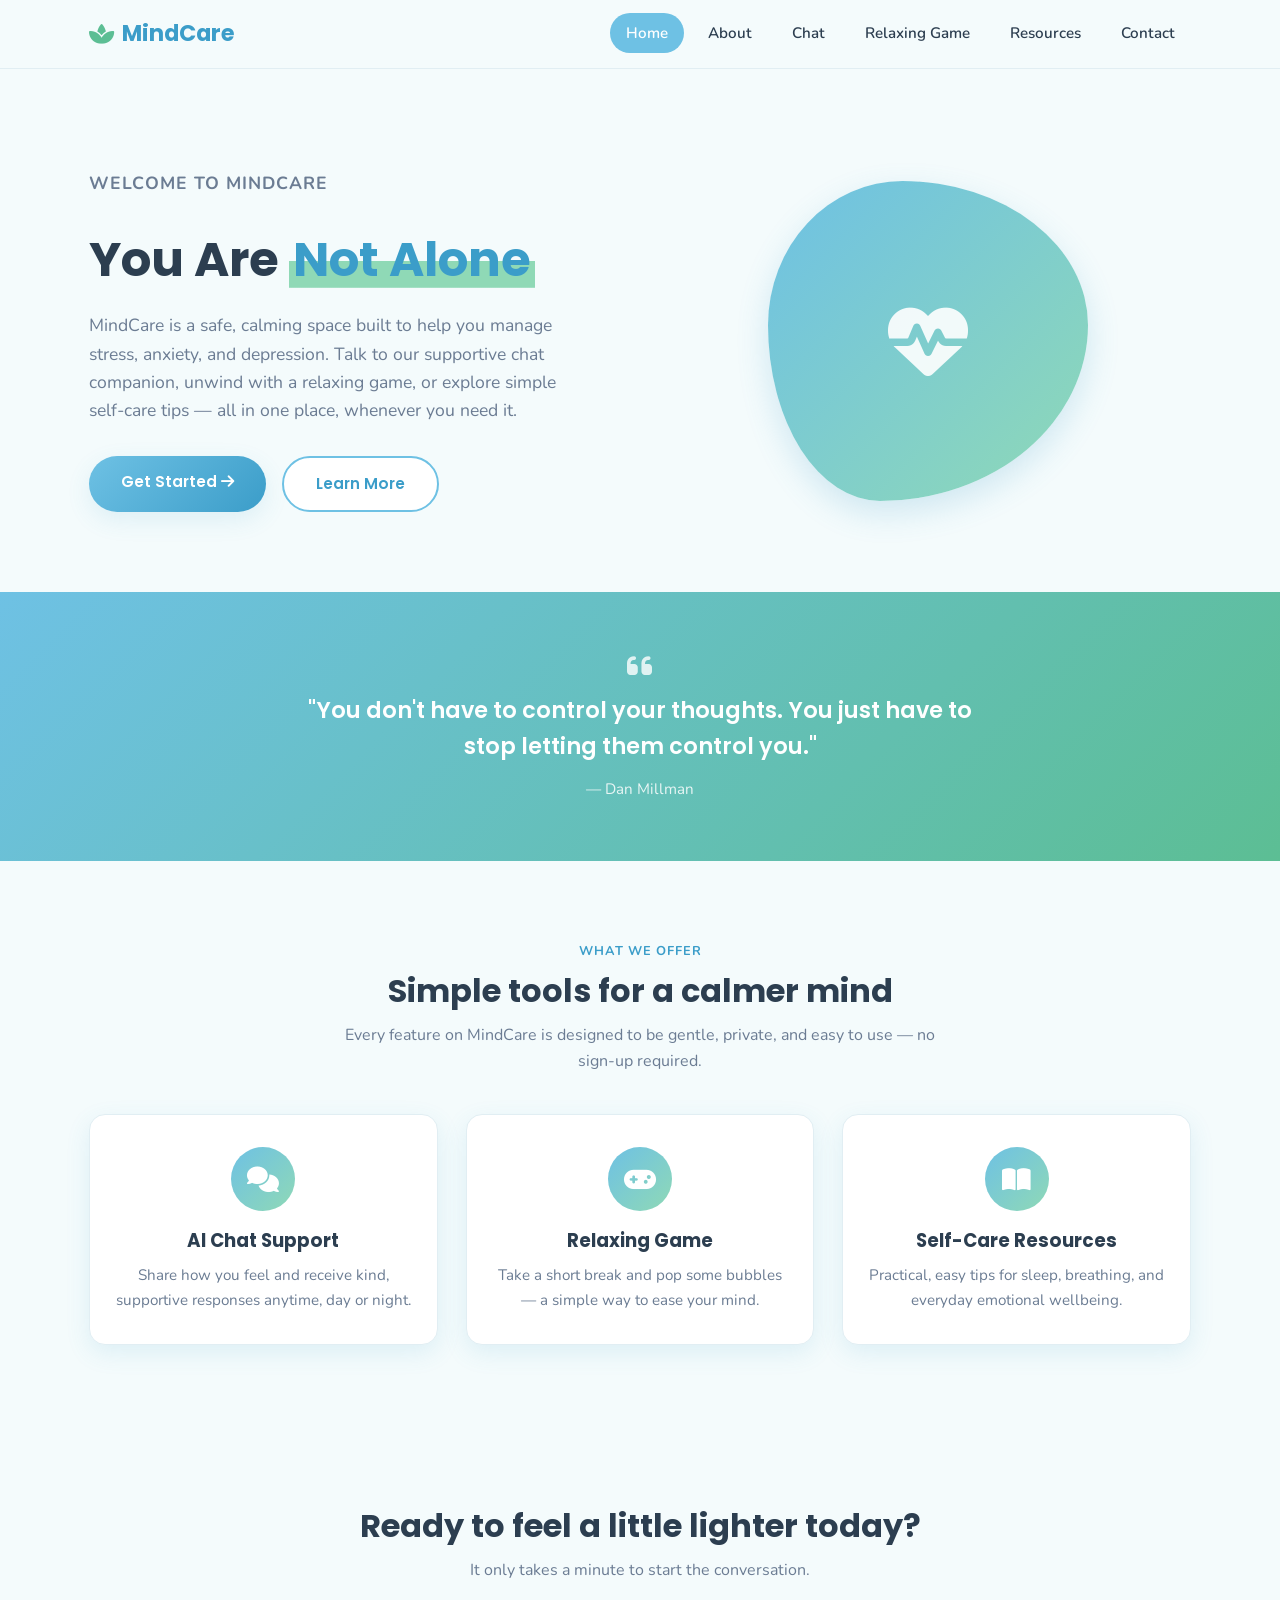
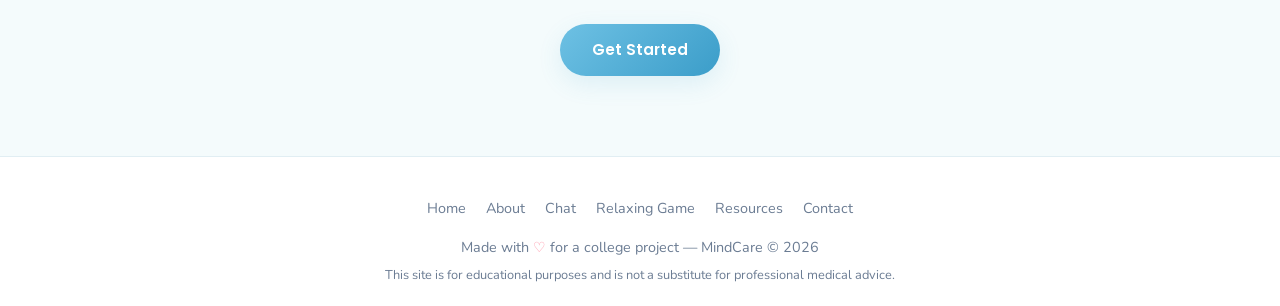
<file: index.html>
<!DOCTYPE html>
<html lang="en">
<head>
  <meta charset="UTF-8" />
  <!-- Makes the site responsive on phones/tablets -->
  <meta name="viewport" content="width=device-width, initial-scale=1.0" />
  <title>MindCare | You Are Not Alone</title>
  <link rel="shortcut icon" href="./logo of website.PNG" type="image/x-icon">
  <!-- Google Fonts (Poppins for headings, Nunito for body text) -->
  <link rel="preconnect" href="https://fonts.googleapis.com">
  <!-- Font Awesome CDN - gives us professional icons without downloading images -->
  <link rel="stylesheet" href="https://cdnjs.cloudflare.com/ajax/libs/font-awesome/6.5.1/css/all.min.css" />
  <!-- Our own stylesheet, shared by every page -->
  <link rel="stylesheet" href="style.css" />
</head>
<body>

  <!-- ============ NAVIGATION BAR ============ -->
  <!-- This exact navbar block is copied on every page.
       The "active" class simply changes which link is highlighted. -->
  <nav class="navbar">
    <div class="nav-container">
      <a href="index.html" class="nav-logo">
        <i class="fa-solid fa-spa"></i> MindCare
      </a>

      <!-- Hamburger button, only visible on mobile (see style.css) -->
      <button class="nav-toggle" id="navToggle" aria-label="Toggle navigation menu">
        <span></span>
        <span></span>
        <span></span>
      </button>

      <ul class="nav-links" id="navLinks">
        <li><a href="index.html" class="active">Home</a></li>
        <li><a href="about.html">About</a></li>
        <li><a href="chat.html">Chat</a></li>
        <li><a href="game.html">Relaxing Game</a></li>
        <li><a href="resources.html">Resources</a></li>
        <li><a href="contact.html">Contact</a></li>
      </ul>
    </div>
  </nav>

  <!-- ============ HERO SECTION ============ -->
  <header class="hero">
    <div class="hero-container">
      <div class="hero-text">
        <p class="section-label">Welcome to MindCare</p>
        <h1>You Are <span>Not Alone</span></h1>
        <p>
          MindCare is a safe, calming space built to help you manage stress,
          anxiety, and depression. Talk to our supportive chat companion,
          unwind with a relaxing game, or explore simple self-care tips —
          all in one place, whenever you need it.
        </p>
        <div class="hero-buttons">
          <a href="chat.html" class="btn btn-primary">Get Started <i class="fa-solid fa-arrow-right"></i></a>
          <a href="about.html" class="btn btn-secondary">Learn More</a>
        </div>
      </div>

      <!-- Purely CSS-drawn illustration, so nothing ever breaks -->
      <div class="hero-visual">
        <div class="blob">
          <i class="fa-solid fa-heart-pulse"></i>
        </div>
      </div>
    </div>
  </header>

  <!-- ============ MOTIVATIONAL QUOTE ============ -->
  <section class="quote-banner">
    <i class="fa-solid fa-quote-left"></i>
    <p>"You don't have to control your thoughts. You just have to stop letting them control you."</p>
    <span>— Dan Millman</span>
  </section>

  <!-- ============ WHAT WE OFFER (feature cards) ============ -->
  <section>
    <div class="container">
      <p class="section-label" style="text-align:center; display:block;">What We Offer</p>
      <h2 class="section-title" style="text-align:center;">Simple tools for a calmer mind</h2>
      <p class="section-subtitle">
        Every feature on MindCare is designed to be gentle, private, and easy
        to use — no sign-up required.
      </p>

      <div class="card-grid">
        <div class="card reveal">
          <div class="card-icon"><i class="fa-solid fa-comments"></i></div>
          <h3>AI Chat Support</h3>
          <p>Share how you feel and receive kind, supportive responses anytime, day or night.</p>
        </div>
        <div class="card reveal">
          <div class="card-icon"><i class="fa-solid fa-gamepad"></i></div>
          <h3>Relaxing Game</h3>
          <p>Take a short break and pop some bubbles — a simple way to ease your mind.</p>
        </div>
        <div class="card reveal">
          <div class="card-icon"><i class="fa-solid fa-book-open"></i></div>
          <h3>Self-Care Resources</h3>
          <p>Practical, easy tips for sleep, breathing, and everyday emotional wellbeing.</p>
        </div>
      </div>
    </div>
  </section>

  <!-- ============ CALL TO ACTION ============ -->
  <section>
    <div class="container" style="text-align:center;">
      <h2 class="section-title">Ready to feel a little lighter today?</h2>
      <p class="section-subtitle">It only takes a minute to start the conversation.</p>
      <a href="chat.html" class="btn btn-primary">Get Started</a>
    </div>
  </section>

  <!-- ============ FOOTER ============ -->
  <footer class="footer">
    <ul class="footer-links">
      <li><a href="index.html">Home</a></li>
      <li><a href="about.html">About</a></li>
      <li><a href="chat.html">Chat</a></li>
      <li><a href="game.html">Relaxing Game</a></li>
      <li><a href="resources.html">Resources</a></li>
      <li><a href="contact.html">Contact</a></li>
    </ul>
    <p>Made with <span class="heart">&#9825;</span> for a college project &mdash; MindCare &copy; 2026</p>
    <p style="margin-top:6px; font-size:0.8rem;">This site is for educational purposes and is not a substitute for professional medical advice.</p>
  </footer>

  <!-- Shared JavaScript file (nav menu, smooth scroll, animations) -->
  <script src="script.js"></script>
</body>
</html>
</file>
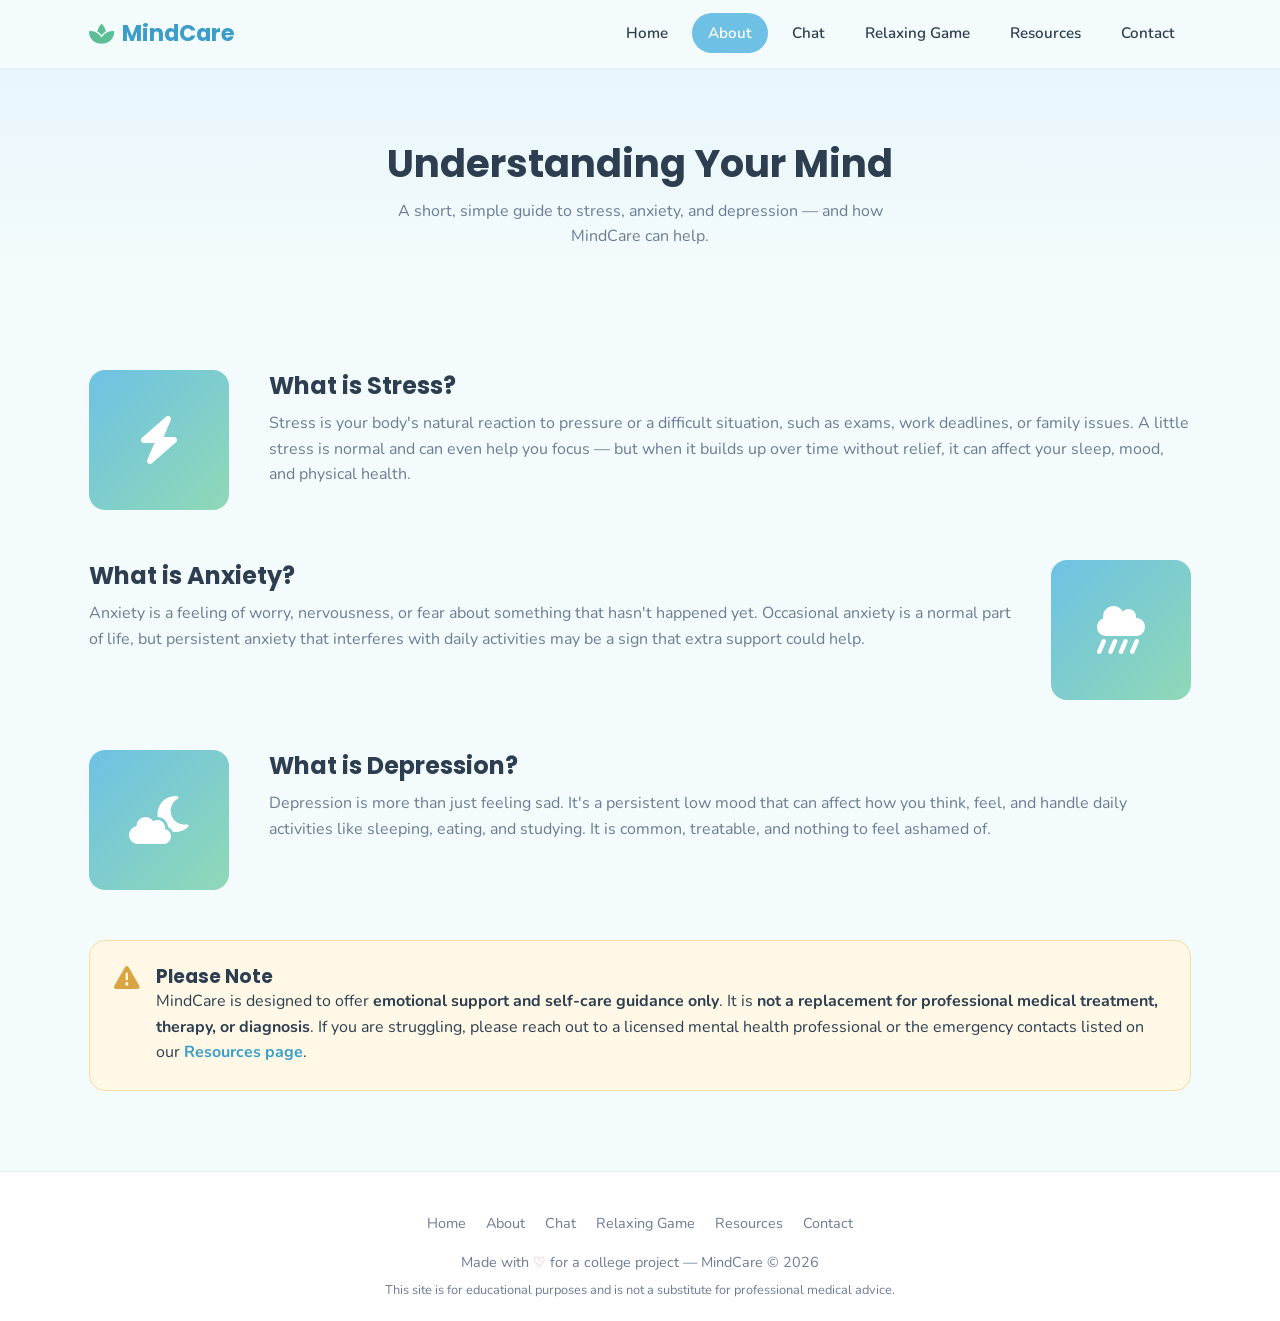
<file: about.html>
<!DOCTYPE html>
<html lang="en">
<head>
  <meta charset="UTF-8" />
  <meta name="viewport" content="width=device-width, initial-scale=1.0" />
  <title>About | MindCare</title>
    <link rel="shortcut icon" href="./logo of website.PNG" type="image/x-icon">
  <link rel="preconnect" href="https://fonts.googleapis.com">
  <link rel="stylesheet" href="https://cdnjs.cloudflare.com/ajax/libs/font-awesome/6.5.1/css/all.min.css" />
  <link rel="stylesheet" href="style.css" />
</head>
<body>

  <!-- ============ NAVIGATION BAR (same on every page) ============ -->
  <nav class="navbar">
    <div class="nav-container">
      <a href="index.html" class="nav-logo">
        <i class="fa-solid fa-spa"></i> MindCare
      </a>
      <button class="nav-toggle" id="navToggle" aria-label="Toggle navigation menu">
        <span></span><span></span><span></span>
      </button>
      <ul class="nav-links" id="navLinks">
        <li><a href="index.html">Home</a></li>
        <li><a href="about.html" class="active">About</a></li>
        <li><a href="chat.html">Chat</a></li>
        <li><a href="game.html">Relaxing Game</a></li>
        <li><a href="resources.html">Resources</a></li>
        <li><a href="contact.html">Contact</a></li>
      </ul>
    </div>
  </nav>

  <!-- ============ PAGE HEADER ============ -->
  <header class="page-header">
    <h1>Understanding Your Mind</h1>
    <p>A short, simple guide to stress, anxiety, and depression — and how MindCare can help.</p>
  </header>

  <!-- ============ INFO SECTIONS ============ -->
  <section>
    <div class="container">

      <div class="info-block reveal">
        <div class="info-icon-large"><i class="fa-solid fa-bolt"></i></div>
        <div class="info-text">
          <h2>What is Stress?</h2>
          <p>
            Stress is your body's natural reaction to pressure or a difficult
            situation, such as exams, work deadlines, or family issues. A
            little stress is normal and can even help you focus — but when it
            builds up over time without relief, it can affect your sleep,
            mood, and physical health.
          </p>
        </div>
      </div>

      <div class="info-block reveal">
        <div class="info-icon-large"><i class="fa-solid fa-cloud-showers-heavy"></i></div>
        <div class="info-text">
          <h2>What is Anxiety?</h2>
          <p>
            Anxiety is a feeling of worry, nervousness, or fear about
            something that hasn't happened yet. Occasional anxiety is a
            normal part of life, but persistent anxiety that interferes with
            daily activities may be a sign that extra support could help.
          </p>
        </div>
      </div>

      <div class="info-block reveal">
        <div class="info-icon-large"><i class="fa-solid fa-cloud-moon"></i></div>
        <div class="info-text">
          <h2>What is Depression?</h2>
          <p>
            Depression is more than just feeling sad. It's a persistent low
            mood that can affect how you think, feel, and handle daily
            activities like sleeping, eating, and studying. It is common,
            treatable, and nothing to feel ashamed of.
          </p>
        </div>
      </div>

      <!-- ============ MEDICAL DISCLAIMER ============ -->
      <div class="disclaimer-box reveal">
        <i class="fa-solid fa-triangle-exclamation"></i>
        <div>
          <h3>Please Note</h3>
          <p>
            MindCare is designed to offer <strong>emotional support and
            self-care guidance only</strong>. It is <strong>not a replacement
            for professional medical treatment, therapy, or diagnosis</strong>.
            If you are struggling, please reach out to a licensed mental
            health professional or the emergency contacts listed on our
            <a href="resources.html" style="color:var(--color-primary-dark); font-weight:700;">Resources page</a>.
          </p>
        </div>
      </div>

    </div>
  </section>

  <!-- ============ FOOTER ============ -->
  <footer class="footer">
    <ul class="footer-links">
      <li><a href="index.html">Home</a></li>
      <li><a href="about.html">About</a></li>
      <li><a href="chat.html">Chat</a></li>
      <li><a href="game.html">Relaxing Game</a></li>
      <li><a href="resources.html">Resources</a></li>
      <li><a href="contact.html">Contact</a></li>
    </ul>
    <p>Made with <span class="heart">&#9825;</span> for a college project &mdash; MindCare &copy; 2026</p>
    <p style="margin-top:6px; font-size:0.8rem;">This site is for educational purposes and is not a substitute for professional medical advice.</p>
  </footer>

  <script src="script.js"></script>
</body>
</html>
</file>
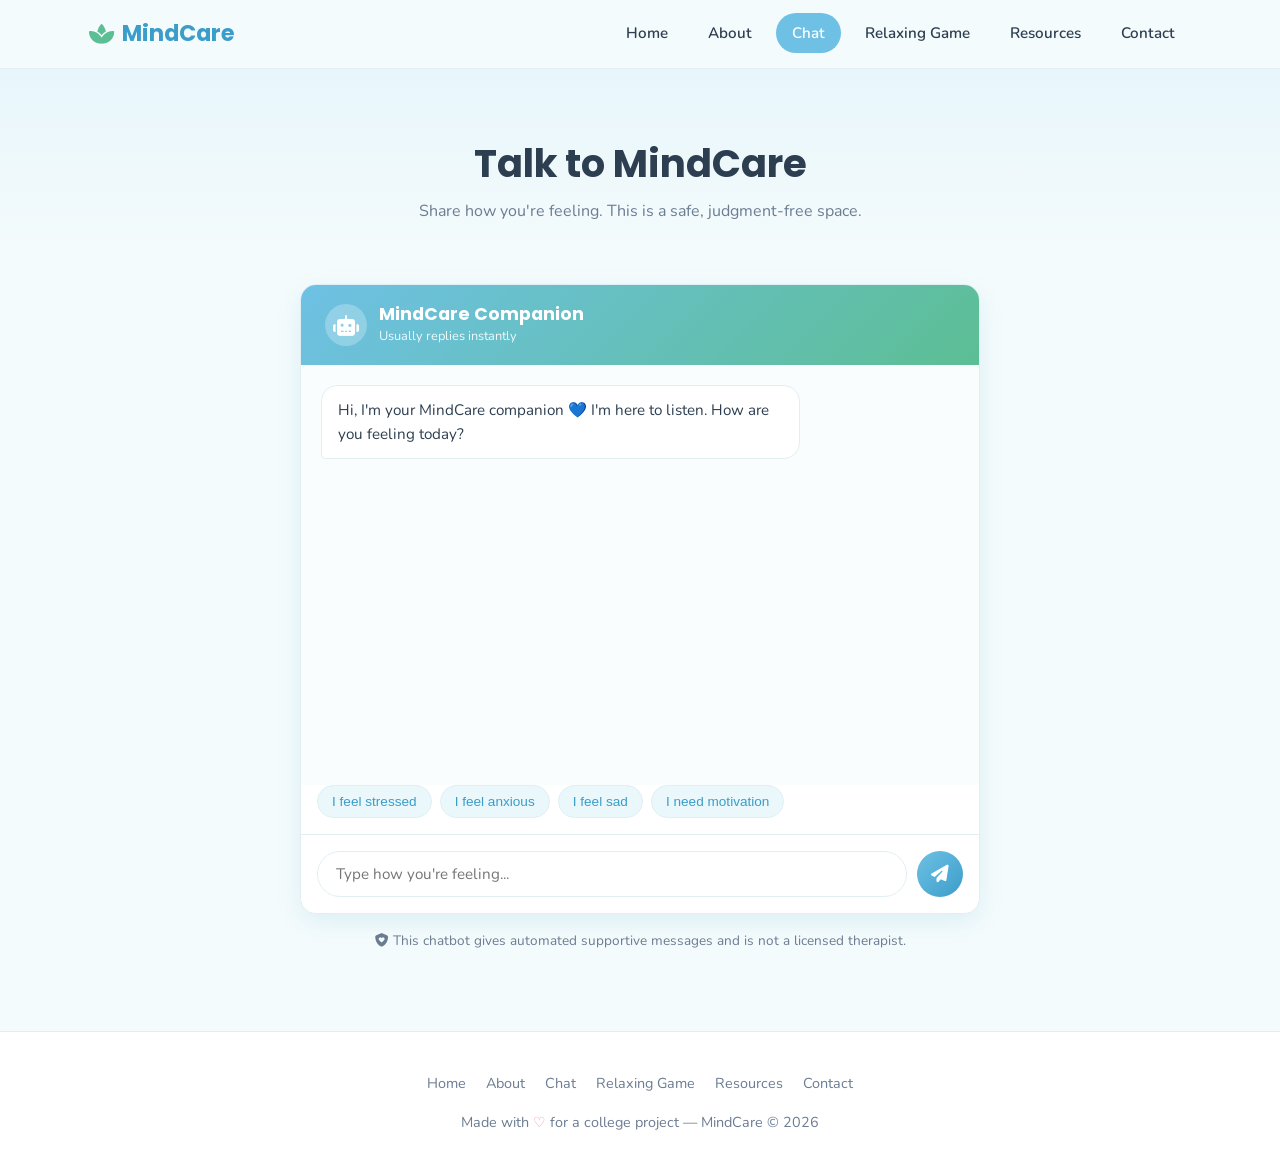
<file: chat.html>
<!DOCTYPE html>
<html lang="en">
<head>
  <meta charset="UTF-8" />
  <meta name="viewport" content="width=device-width, initial-scale=1.0" />
  <title>Chat | MindCare</title>
    <link rel="shortcut icon" href="./logo of website.PNG" type="image/x-icon">
  <link rel="preconnect" href="https://fonts.googleapis.com">
  <link rel="stylesheet" href="https://cdnjs.cloudflare.com/ajax/libs/font-awesome/6.5.1/css/all.min.css" />
  <link rel="stylesheet" href="style.css" />
</head>
<body>

  <!-- ============ NAVIGATION BAR ============ -->
  <nav class="navbar">
    <div class="nav-container">
      <a href="index.html" class="nav-logo">
        <i class="fa-solid fa-spa"></i> MindCare
      </a>
      <button class="nav-toggle" id="navToggle" aria-label="Toggle navigation menu">
        <span></span><span></span><span></span>
      </button>
      <ul class="nav-links" id="navLinks">
        <li><a href="index.html">Home</a></li>
        <li><a href="about.html">About</a></li>
        <li><a href="chat.html" class="active">Chat</a></li>
        <li><a href="game.html">Relaxing Game</a></li>
        <li><a href="resources.html">Resources</a></li>
        <li><a href="contact.html">Contact</a></li>
      </ul>
    </div>
  </nav>

  <!-- ============ PAGE HEADER ============ -->
  <header class="page-header">
    <h1>Talk to MindCare</h1>
    <p>Share how you're feeling. This is a safe, judgment-free space.</p>
  </header>

  <!-- ============ CHAT INTERFACE ============ -->
  <section style="padding-top: 20px;">
    <div class="container">
      <div class="chat-wrapper reveal">

        <!-- Chat header with bot avatar -->
        <div class="chat-header">
          <div class="bot-avatar"><i class="fa-solid fa-robot"></i></div>
          <div>
            <h2>MindCare Companion</h2>
            <p>Usually replies instantly</p>
          </div>
        </div>

        <!-- Messages appear inside this box (filled by chatbot.js) -->
        <div class="chat-window" id="chatWindow">
          <!-- The first bot greeting message is added automatically by chatbot.js -->
        </div>

        <!-- Quick reply buttons for beginners who don't want to type -->
        <div class="chat-quick-replies" id="quickReplies">
          <button class="quick-reply-btn" data-text="I feel stressed">I feel stressed</button>
          <button class="quick-reply-btn" data-text="I feel anxious">I feel anxious</button>
          <button class="quick-reply-btn" data-text="I feel sad">I feel sad</button>
          <button class="quick-reply-btn" data-text="I need motivation">I need motivation</button>
        </div>

        <!-- Text input + send button -->
        <form class="chat-input-area" id="chatForm">
          <input
            type="text"
            id="chatInput"
            placeholder="Type how you're feeling..."
            autocomplete="off"
            required
          />
          <button type="submit" class="chat-send-btn" aria-label="Send message">
            <i class="fa-solid fa-paper-plane"></i>
          </button>
        </form>
      </div>

      <p style="text-align:center; color:var(--color-text-light); font-size:0.85rem; margin-top:16px;">
        <i class="fa-solid fa-shield-heart"></i>
        This chatbot gives automated supportive messages and is not a licensed therapist.
      </p>
    </div>
  </section>

  <!-- ============ FOOTER ============ -->
  <footer class="footer">
    <ul class="footer-links">
      <li><a href="index.html">Home</a></li>
      <li><a href="about.html">About</a></li>
      <li><a href="chat.html">Chat</a></li>
      <li><a href="game.html">Relaxing Game</a></li>
      <li><a href="resources.html">Resources</a></li>
      <li><a href="contact.html">Contact</a></li>
    </ul>
    <p>Made with <span class="heart">&#9825;</span> for a college project &mdash; MindCare &copy; 2026</p>
  </footer>

  <!-- script.js first (shared nav logic), then chatbot.js (chat-only logic) -->
  <script src="script.js"></script>
  <script src="chatbot.js"></script>
</body>
</html>
</file>
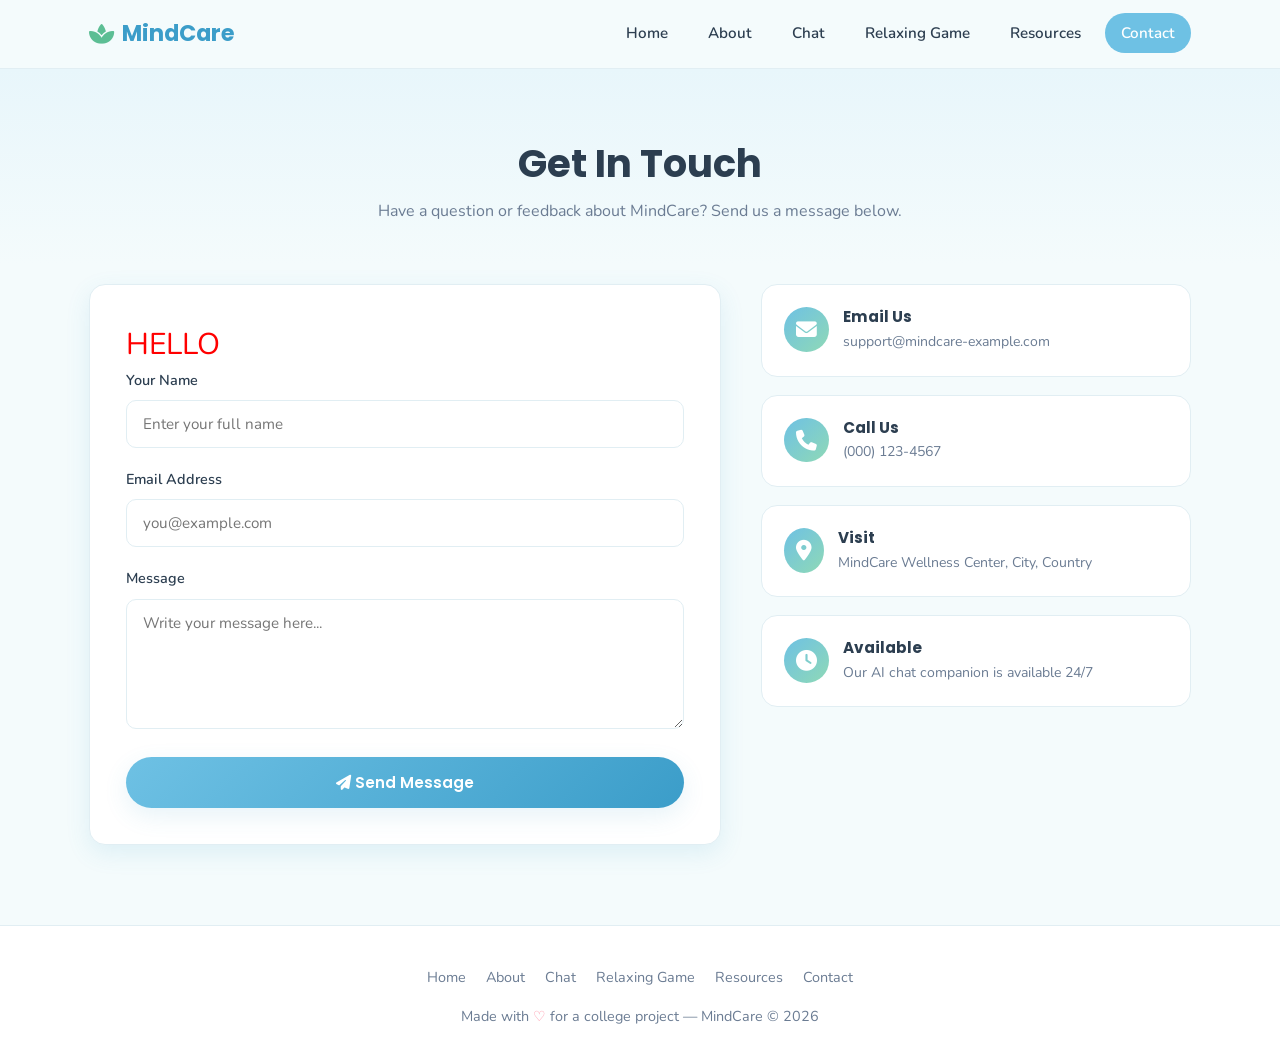
<file: contact.html>
<!DOCTYPE html>
<html lang="en">
<head>
  <meta charset="UTF-8" />
  <meta name="viewport" content="width=device-width, initial-scale=1.0" />
  <title>Contact | MindCare</title>
    <link rel="shortcut icon" href="./logo of website.PNG" type="image/x-icon">
  <link rel="preconnect" href="https://fonts.googleapis.com">
  <link rel="stylesheet" href="https://cdnjs.cloudflare.com/ajax/libs/font-awesome/6.5.1/css/all.min.css" />
  <link rel="stylesheet" href="style.css" />
</head>
<body>

  <!-- ============ NAVIGATION BAR ============ -->
  <nav class="navbar">
    <div class="nav-container">
      <a href="index.html" class="nav-logo">
        <i class="fa-solid fa-spa"></i> MindCare
      </a>
      <button class="nav-toggle" id="navToggle" aria-label="Toggle navigation menu">
        <span></span><span></span><span></span>
      </button>
      <ul class="nav-links" id="navLinks">
        <li><a href="index.html">Home</a></li>
        <li><a href="about.html">About</a></li>
        <li><a href="chat.html">Chat</a></li>
        <li><a href="game.html">Relaxing Game</a></li>
        <li><a href="resources.html">Resources</a></li>
        <li><a href="contact.html" class="active">Contact</a></li>
      </ul>
    </div>
  </nav>

  <!-- ============ PAGE HEADER ============ -->
  <header class="page-header">
    <h1>Get In Touch</h1>
    <p>Have a question or feedback about MindCare? Send us a message below.</p>
  </header>

  <!-- ============ CONTACT SECTION ============ -->
  <section style="padding-top: 20px;">
    <div class="container">
      <div class="contact-wrapper">

        <!-- Contact form -->
        <div class="contact-form reveal">

          <p style="color:red; font-size:30px;">HELLO</p>

          <!-- Success message, hidden by default. script.js adds the
               "show" class to reveal it after successful submission. -->
          <div class="form-success" id="formSuccess">
            <i class="fa-solid fa-circle-check"></i>
            <span>Thank you! Your message has been sent successfully.</span>
          </div>

          <form method="POST" action="contact.php">
            <div class="form-group">
              <label for="name">Your Name</label>

              <input type="text" id="name" name="txtName" placeholder="Enter your full name" required />
            </div>

            <div class="form-group">
              <label for="email">Email Address</label>
              <input type="email" id="email" name="txtEmail" placeholder="you@example.com" required />
            </div>

            <div class="form-group">
              <label for="message">Message</label>
              <textarea id="message" name="txtMessage" placeholder="Write your message here..." required></textarea>
            </div>

            <button type="submit" name="submit" class="btn btn-primary btn-full">
              <i class="fa-solid fa-paper-plane"></i> Send Message
            </button>
          </form>
        </div>

        <!-- Contact info cards -->
        <div class="contact-info">
          <div class="contact-info-card reveal">
            <i class="fa-solid fa-envelope"></i>
            <div>
              <h4>Email Us</h4>
              <p>support@mindcare-example.com</p>
            </div>
          </div>
          <div class="contact-info-card reveal">
            <i class="fa-solid fa-phone"></i>
            <div>
              <h4>Call Us</h4>
              <p>(000) 123-4567</p>
            </div>
          </div>
          <div class="contact-info-card reveal">
            <i class="fa-solid fa-location-dot"></i>
            <div>
              <h4>Visit</h4>
              <p>MindCare Wellness Center, City, Country</p>
            </div>
          </div>
          <div class="contact-info-card reveal">
            <i class="fa-solid fa-clock"></i>
            <div>
              <h4>Available</h4>
              <p>Our AI chat companion is available 24/7</p>
            </div>
          </div>
        </div>

      </div>
    </div>
  </section>

  <!-- ============ FOOTER ============ -->
  <footer class="footer">
    <ul class="footer-links">
      <li><a href="index.html">Home</a></li>
      <li><a href="about.html">About</a></li>
      <li><a href="chat.html">Chat</a></li>
      <li><a href="game.html">Relaxing Game</a></li>
      <li><a href="resources.html">Resources</a></li>
      <li><a href="contact.html">Contact</a></li>
    </ul>
    <p>Made with <span class="heart">&#9825;</span> for a college project &mdash; MindCare &copy; 2026</p>
  </footer>

  <!-- script.js handles the form submission logic for this page -->
      <script src="script.js"></script>

</body>
</html>
</file>
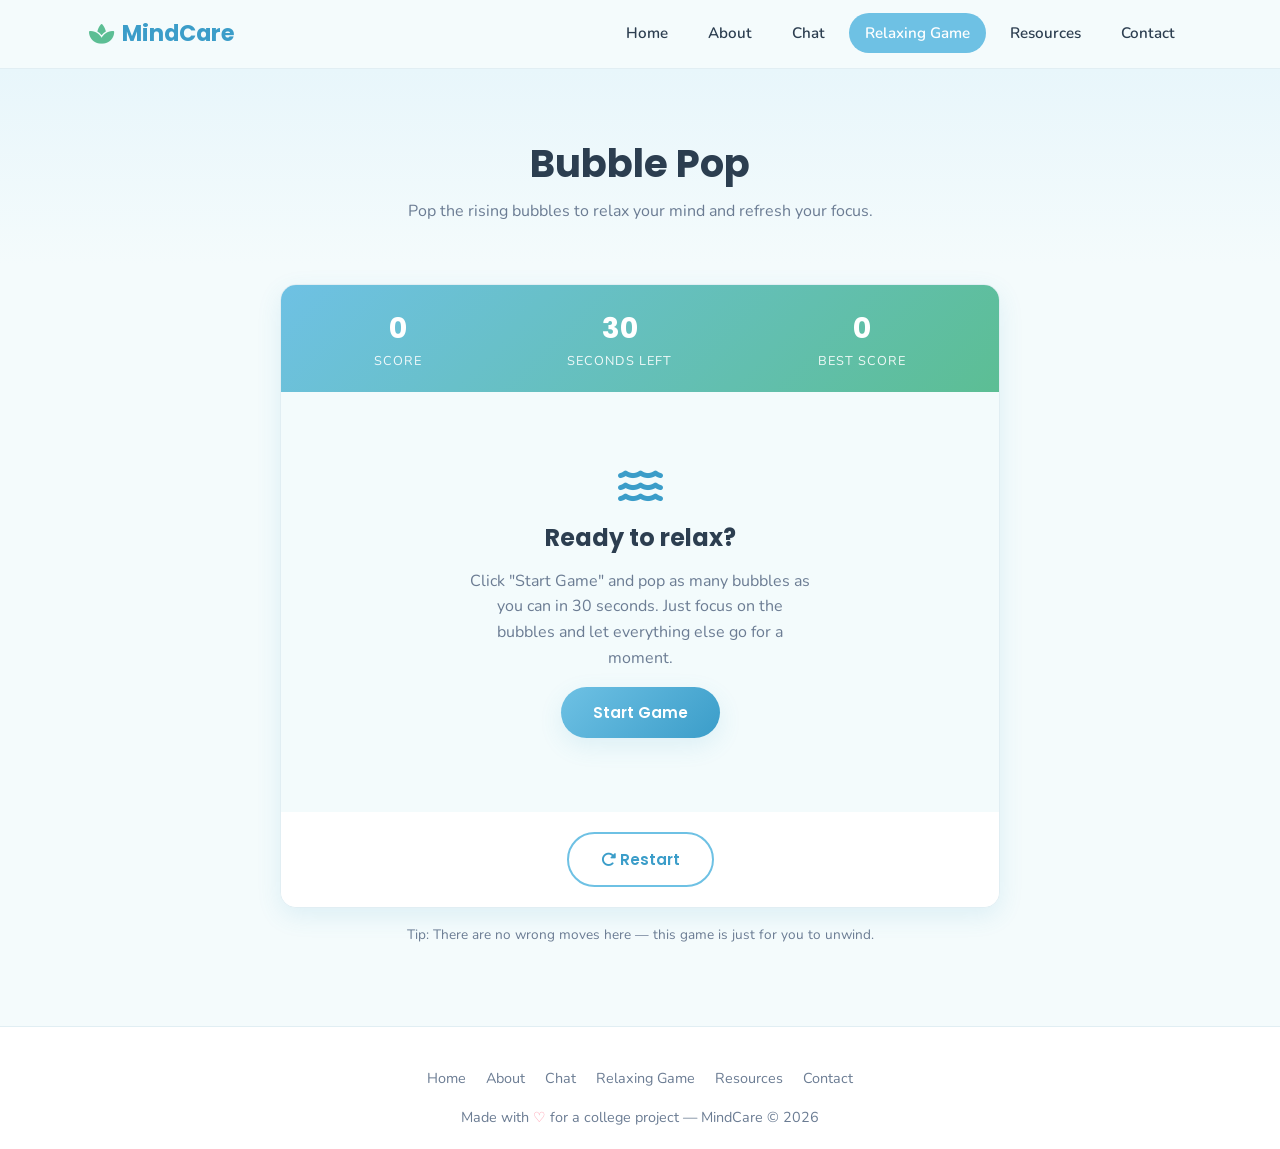
<file: game.html>
<!DOCTYPE html>
<html lang="en">
<head>
  <meta charset="UTF-8" />
  <meta name="viewport" content="width=device-width, initial-scale=1.0" />
  <title>Relaxing Game | MindCare</title>
    <link rel="shortcut icon" href="./logo of website.PNG" type="image/x-icon">
  <link rel="preconnect" href="https://fonts.googleapis.com">
  <link rel="stylesheet" href="https://cdnjs.cloudflare.com/ajax/libs/font-awesome/6.5.1/css/all.min.css" />
  <link rel="stylesheet" href="style.css" />
</head>
<body>

  <!-- ============ NAVIGATION BAR ============ -->
  <nav class="navbar">
    <div class="nav-container">
      <a href="index.html" class="nav-logo">
        <i class="fa-solid fa-spa"></i> MindCare
      </a>
      <button class="nav-toggle" id="navToggle" aria-label="Toggle navigation menu">
        <span></span><span></span><span></span>
      </button>
      <ul class="nav-links" id="navLinks">
        <li><a href="index.html">Home</a></li>
        <li><a href="about.html">About</a></li>
        <li><a href="chat.html">Chat</a></li>
        <li><a href="game.html" class="active">Relaxing Game</a></li>
        <li><a href="resources.html">Resources</a></li>
        <li><a href="contact.html">Contact</a></li>
      </ul>
    </div>
  </nav>

  <!-- ============ PAGE HEADER ============ -->
  <header class="page-header">
    <h1>Bubble Pop</h1>
    <p>Pop the rising bubbles to relax your mind and refresh your focus.</p>
  </header>

  <!-- ============ GAME PANEL ============ -->
  <section style="padding-top: 20px;">
    <div class="container">
      <div class="game-panel reveal">

        <!-- Score + Time display -->
        <div class="game-stats">
          <div>
            <div class="stat-value" id="scoreValue">0</div>
            <div class="stat-label">Score</div>
          </div>
          <div>
            <div class="stat-value" id="timeValue">30</div>
            <div class="stat-label">Seconds Left</div>
          </div>
          <div>
            <div class="stat-value" id="bestValue">0</div>
            <div class="stat-label">Best Score</div>
          </div>
        </div>

        <!-- The area where bubbles float up and can be clicked -->
        <div class="game-area" id="gameArea">

          <!-- Start / Game-over overlay message -->
          <div class="game-message" id="gameMessage">
            <i class="fa-solid fa-water" style="font-size:2.5rem; color:var(--color-primary-dark);"></i>
            <h2>Ready to relax?</h2>
            <p style="color:var(--color-text-light); max-width:340px;">
              Click "Start Game" and pop as many bubbles as you can in 30 seconds.
              Just focus on the bubbles and let everything else go for a moment.
            </p>
            <button class="btn btn-primary" id="startBtn">Start Game</button>
          </div>

        </div>

        <!-- Controls below the game -->
        <div class="game-controls">
          <button class="btn btn-secondary" id="restartBtn">
            <i class="fa-solid fa-rotate-right"></i> Restart
          </button>
        </div>
      </div>

      <p style="text-align:center; color:var(--color-text-light); font-size:0.85rem; margin-top:16px;">
        Tip: There are no wrong moves here — this game is just for you to unwind.
      </p>
    </div>
  </section>

  <!-- ============ FOOTER ============ -->
  <footer class="footer">
    <ul class="footer-links">
      <li><a href="index.html">Home</a></li>
      <li><a href="about.html">About</a></li>
      <li><a href="chat.html">Chat</a></li>
      <li><a href="game.html">Relaxing Game</a></li>
      <li><a href="resources.html">Resources</a></li>
      <li><a href="contact.html">Contact</a></li>
    </ul>
    <p>Made with <span class="heart">&#9825;</span> for a college project &mdash; MindCare &copy; 2026</p>
  </footer>

  <script src="script.js"></script>
  <script src="game.js"></script>
  
</body>
</html>
</file>
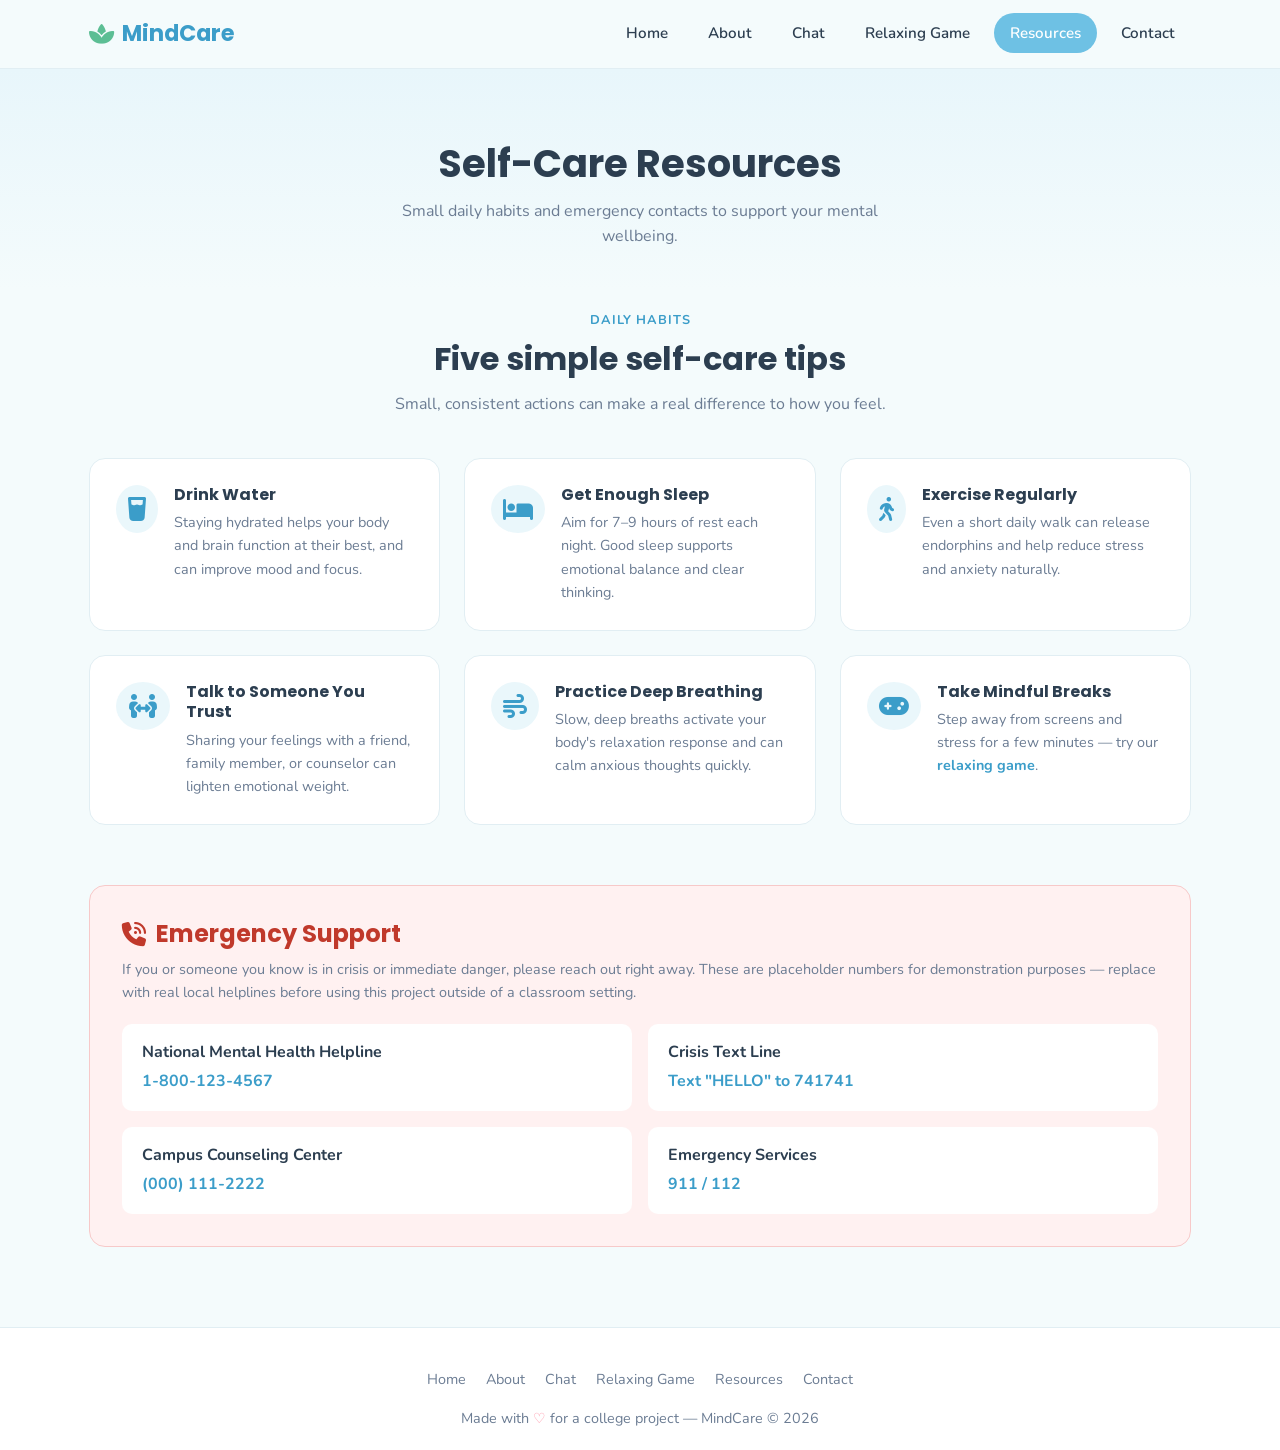
<file: resources.html>
<!DOCTYPE html>
<html lang="en">
<head>
  <meta charset="UTF-8" />
  <meta name="viewport" content="width=device-width, initial-scale=1.0" />
  <title>Resources | MindCare</title>
    <link rel="shortcut icon" href="./logo of website.PNG" type="image/x-icon">
  <link rel="preconnect" href="https://fonts.googleapis.com">
  <link rel="stylesheet" href="https://cdnjs.cloudflare.com/ajax/libs/font-awesome/6.5.1/css/all.min.css" />
  <link rel="stylesheet" href="style.css" />
</head>
<body>

  <!-- ============ NAVIGATION BAR ============ -->
  <nav class="navbar">
    <div class="nav-container">
      <a href="index.html" class="nav-logo">
        <i class="fa-solid fa-spa"></i> MindCare
      </a>
      <button class="nav-toggle" id="navToggle" aria-label="Toggle navigation menu">
        <span></span><span></span><span></span>
      </button>
      <ul class="nav-links" id="navLinks">
        <li><a href="index.html">Home</a></li>
        <li><a href="about.html">About</a></li>
        <li><a href="chat.html">Chat</a></li>
        <li><a href="game.html">Relaxing Game</a></li>
        <li><a href="resources.html" class="active">Resources</a></li>
        <li><a href="contact.html">Contact</a></li>
      </ul>
    </div>
  </nav>

  <!-- ============ PAGE HEADER ============ -->
  <header class="page-header">
    <h1>Self-Care Resources</h1>
    <p>Small daily habits and emergency contacts to support your mental wellbeing.</p>
  </header>

  <!-- ============ SELF-CARE TIPS ============ -->
  <section style="padding-top: 20px;">
    <div class="container">

      <p class="section-label" style="text-align:center; display:block;">Daily Habits</p>
      <h2 class="section-title" style="text-align:center;">Five simple self-care tips</h2>
      <p class="section-subtitle">Small, consistent actions can make a real difference to how you feel.</p>

      <div class="tips-grid">
        <div class="tip-card reveal">
          <i class="fa-solid fa-glass-water"></i>
          <div>
            <h3>Drink Water</h3>
            <p>Staying hydrated helps your body and brain function at their best, and can improve mood and focus.</p>
          </div>
        </div>

        <div class="tip-card reveal">
          <i class="fa-solid fa-bed"></i>
          <div>
            <h3>Get Enough Sleep</h3>
            <p>Aim for 7–9 hours of rest each night. Good sleep supports emotional balance and clear thinking.</p>
          </div>
        </div>

        <div class="tip-card reveal">
          <i class="fa-solid fa-person-walking"></i>
          <div>
            <h3>Exercise Regularly</h3>
            <p>Even a short daily walk can release endorphins and help reduce stress and anxiety naturally.</p>
          </div>
        </div>

        <div class="tip-card reveal">
          <i class="fa-solid fa-people-arrows"></i>
          <div>
            <h3>Talk to Someone You Trust</h3>
            <p>Sharing your feelings with a friend, family member, or counselor can lighten emotional weight.</p>
          </div>
        </div>

        <div class="tip-card reveal">
          <i class="fa-solid fa-wind"></i>
          <div>
            <h3>Practice Deep Breathing</h3>
            <p>Slow, deep breaths activate your body's relaxation response and can calm anxious thoughts quickly.</p>
          </div>
        </div>

        <div class="tip-card reveal">
          <i class="fa-solid fa-gamepad"></i>
          <div>
            <h3>Take Mindful Breaks</h3>
            <p>Step away from screens and stress for a few minutes — try our <a href="game.html" style="color:var(--color-primary-dark); font-weight:700;">relaxing game</a>.</p>
          </div>
        </div>
      </div>

      <!-- ============ EMERGENCY SUPPORT ============ -->
      <div class="emergency-box reveal">
        <h2><i class="fa-solid fa-phone-volume"></i> Emergency Support</h2>
        <p class="note">
          If you or someone you know is in crisis or immediate danger, please reach out right away.
          These are placeholder numbers for demonstration purposes — replace with real local helplines
          before using this project outside of a classroom setting.
        </p>
        <div class="emergency-list">
          <div class="emergency-item">
            <strong>National Mental Health Helpline</strong>
            <span>1-800-123-4567</span>
          </div>
          <div class="emergency-item">
            <strong>Crisis Text Line</strong>
            <span>Text "HELLO" to 741741</span>
          </div>
          <div class="emergency-item">
            <strong>Campus Counseling Center</strong>
            <span>(000) 111-2222</span>
          </div>
          <div class="emergency-item">
            <strong>Emergency Services</strong>
            <span>911 / 112</span>
          </div>
        </div>
      </div>

    </div>
  </section>

  <!-- ============ FOOTER ============ -->
  <footer class="footer">
    <ul class="footer-links">
      <li><a href="index.html">Home</a></li>
      <li><a href="about.html">About</a></li>
      <li><a href="chat.html">Chat</a></li>
      <li><a href="game.html">Relaxing Game</a></li>
      <li><a href="resources.html">Resources</a></li>
      <li><a href="contact.html">Contact</a></li>
    </ul>
    <p>Made with <span class="heart">&#9825;</span> for a college project &mdash; MindCare &copy; 2026</p>
  </footer>

  <script src="script.js"></script>
</body>
</html>
</file>
<file: style.css>
/* =========================================================
   MINDCARE — MAIN STYLESHEET
   This single file styles every page of the site.
   It is organised into clearly labelled sections so a
   beginner can scroll down and find what they need.
   ========================================================= */

/* ---------- 1. GOOGLE FONTS ---------- */
/* Poppins = headings (friendly, rounded, modern)
   Nunito  = body text (soft, easy to read) */
@import url('https://fonts.googleapis.com/css2?family=Poppins:wght@500;600;700&family=Nunito:wght@400;600;700&display=swap');

/* ---------- 2. CSS VARIABLES (DESIGN TOKENS) ---------- */
/* Keeping colors in variables means we only change them
   ONCE here and the whole site updates automatically. */
:root {
  /* Calming color palette: light blue + soft green + white */
  --color-bg: #f4fbfc;          /* very light blue-white page background */
  --color-primary: #6ec1e4;     /* light blue - main brand color */
  --color-primary-dark: #3b9dc9;/* darker blue for hover / emphasis */
  --color-secondary: #8fd9b6;   /* soft green - secondary accent */
  --color-secondary-dark: #5cbe94; /* darker green for hover */
  --color-white: #ffffff;
  --color-text: #2c3e50;        /* main text color (dark blue-grey, not pure black) */
  --color-text-light: #6b7c93;  /* lighter grey-blue text for paragraphs */
  --color-card: #ffffff;        /* card background */
  --color-border: #e1eef3;      /* soft border color */

  /* Reusable values */
  --radius: 16px;               /* rounded corners used everywhere */
  --radius-sm: 10px;
  --shadow: 0 8px 24px rgba(59, 157, 201, 0.12);
  --shadow-hover: 0 12px 32px rgba(59, 157, 201, 0.2);
  --transition: 0.3s ease;
  --max-width: 1150px;
}

/* ---------- 3. RESET ---------- */
/* Removes default browser spacing so our design is consistent
   across Chrome, Firefox, Edge, etc. */
* {
  margin: 0;
  padding: 0;
  box-sizing: border-box; /* padding/border no longer add to element width */
}

html {
  scroll-behavior: smooth; /* smooth scrolling for on-page anchor links */
}

body {
  font-family: 'Nunito', sans-serif;
  background-color: var(--color-bg);
  color: var(--color-text);
  line-height: 1.6;
  overflow-x: hidden; /* prevents small horizontal scroll bugs on mobile */
}

h1, h2, h3, h4 {
  font-family: 'Poppins', sans-serif;
  color: var(--color-text);
  line-height: 1.3;
}

a {
  text-decoration: none;
  color: inherit;
}

ul {
  list-style: none;
}

img {
  max-width: 100%;
  display: block;
}

.container {
  max-width: var(--max-width);
  margin: 0 auto;
  padding: 0 24px;
}

/* Small reusable "eyebrow" label used above section titles */
.section-label {
  display: inline-block;
  color: var(--color-primary-dark);
  font-weight: 700;
  letter-spacing: 1px;
  text-transform: uppercase;
  font-size: 0.8rem;
  margin-bottom: 8px;
}

.section-title {
  font-size: 2rem;
  margin-bottom: 12px;
}

.section-subtitle {
  color: var(--color-text-light);
  max-width: 620px;
  margin: 0 auto 40px auto;
  text-align: center;
}

section {
  padding: 80px 0;
}

/* ---------- 4. BUTTONS ---------- */
.btn {
  display: inline-block;
  padding: 14px 32px;
  border-radius: 50px; /* pill shaped buttons feel friendly and calm */
  font-family: 'Poppins', sans-serif;
  font-weight: 600;
  font-size: 0.95rem;
  cursor: pointer;
  border: none;
  transition: transform var(--transition), box-shadow var(--transition), background var(--transition);
}

.btn:hover {
  transform: translateY(-3px); /* gentle lift on hover */
}

.btn-primary {
  background: linear-gradient(135deg, var(--color-primary), var(--color-primary-dark));
  color: var(--color-white);
  box-shadow: var(--shadow);
}

.btn-primary:hover {
  box-shadow: var(--shadow-hover);
}

.btn-secondary {
  background: var(--color-white);
  color: var(--color-primary-dark);
  border: 2px solid var(--color-primary);
}

.btn-secondary:hover {
  background: var(--color-primary);
  color: var(--color-white);
}

.btn-full {
  width: 100%;
}

/* ---------- 5. NAVIGATION BAR ---------- */
/* Same navbar markup/classes are reused on every page so the
   site feels consistent while browsing. */
.navbar {
  position: sticky;
  top: 0;
  z-index: 1000;
  background: rgba(244, 251, 252, 0.9);
  backdrop-filter: blur(8px); /* subtle frosted-glass effect */
  border-bottom: 1px solid var(--color-border);
}

.nav-container {
  max-width: var(--max-width);
  margin: 0 auto;
  padding: 16px 24px;
  display: flex;
  align-items: center;
  justify-content: space-between;
}

.nav-logo {
  display: flex;
  align-items: center;
  gap: 8px;
  font-family: 'Poppins', sans-serif;
  font-weight: 700;
  font-size: 1.4rem;
  color: var(--color-primary-dark);
}

.nav-logo i {
  color: var(--color-secondary-dark);
}

.nav-links {
  display: flex;
  gap: 8px;
  align-items: center;
}

.nav-links li a {
  padding: 10px 16px;
  border-radius: 50px;
  font-weight: 600;
  font-size: 0.95rem;
  color: var(--color-text);
  transition: background var(--transition), color var(--transition);
}

.nav-links li a:hover,
.nav-links li a.active {
  background: var(--color-primary);
  color: var(--color-white);
}

/* Hamburger icon - hidden on desktop, shown on mobile */
.nav-toggle {
  display: none;
  flex-direction: column;
  gap: 5px;
  background: none;
  border: none;
  cursor: pointer;
  padding: 6px;
}

.nav-toggle span {
  width: 26px;
  height: 3px;
  background: var(--color-primary-dark);
  border-radius: 3px;
  transition: transform var(--transition), opacity var(--transition);
}

/* ---------- 6. HERO SECTION (Home page) ---------- */
.hero {
  padding: 100px 0 80px;
  position: relative;
  overflow: hidden;
}

.hero-container {
  max-width: var(--max-width);
  margin: 0 auto;
  padding: 0 24px;
  display: flex;
  align-items: center;
  gap: 48px;
}

.hero-text {
  flex: 1;
  animation: fadeInUp 0.9s ease both;
}

.hero-text h1 {
  font-size: 3rem;
  margin-bottom: 20px;
}

.hero-text h1 span {
  color: var(--color-primary-dark);
  background: linear-gradient(120deg, var(--color-secondary) 0%, var(--color-secondary) 100%);
  background-repeat: no-repeat;
  background-size: 100% 40%;
  background-position: 0 88%;
  padding: 0 4px;
}

.hero-text p {
  color: var(--color-text-light);
  font-size: 1.1rem;
  margin-bottom: 32px;
  max-width: 480px;
}

.hero-buttons {
  display: flex;
  gap: 16px;
  flex-wrap: wrap;
}

/* Decorative floating blob illustration made with pure CSS
   (no external image needed = nothing to break) */
.hero-visual {
  flex: 1;
  display: flex;
  justify-content: center;
  align-items: center;
  position: relative;
  min-height: 340px;
}

.blob {
  width: 320px;
  height: 320px;
  border-radius: 42% 58% 65% 35% / 45% 45% 55% 55%;
  background: linear-gradient(135deg, var(--color-primary), var(--color-secondary));
  animation: float 6s ease-in-out infinite, morph 10s ease-in-out infinite;
  box-shadow: var(--shadow-hover);
  display: flex;
  align-items: center;
  justify-content: center;
}

.blob i {
  font-size: 5rem;
  color: var(--color-white);
  opacity: 0.9;
}

@keyframes float {
  0%, 100% { transform: translateY(0px); }
  50% { transform: translateY(-18px); }
}

@keyframes morph {
  0%, 100% { border-radius: 42% 58% 65% 35% / 45% 45% 55% 55%; }
  50% { border-radius: 60% 40% 35% 65% / 55% 65% 35% 45%; }
}

/* ---------- 7. QUOTE BANNER ---------- */
.quote-banner {
  background: linear-gradient(135deg, var(--color-primary), var(--color-secondary-dark));
  color: var(--color-white);
  text-align: center;
  padding: 60px 24px;
}

.quote-banner i {
  font-size: 1.8rem;
  opacity: 0.8;
  margin-bottom: 12px;
}

.quote-banner p {
  font-family: 'Poppins', sans-serif;
  font-size: 1.4rem;
  font-weight: 600;
  max-width: 700px;
  margin: 0 auto;
}

.quote-banner span {
  display: block;
  margin-top: 12px;
  font-size: 0.95rem;
  opacity: 0.85;
}

/* ---------- 8. CARDS (used on Home / About / Resources) ---------- */
.card-grid {
  display: grid;
  grid-template-columns: repeat(3, 1fr);
  gap: 28px;
}

.card {
  background: var(--color-card);
  border-radius: var(--radius);
  padding: 32px 24px;
  text-align: center;
  box-shadow: var(--shadow);
  transition: transform var(--transition), box-shadow var(--transition);
  border: 1px solid var(--color-border);
}

.card:hover {
  transform: translateY(-8px);
  box-shadow: var(--shadow-hover);
}

.card-icon {
  width: 64px;
  height: 64px;
  border-radius: 50%;
  background: linear-gradient(135deg, var(--color-primary), var(--color-secondary));
  display: flex;
  align-items: center;
  justify-content: center;
  margin: 0 auto 18px auto;
}

.card-icon i {
  font-size: 1.6rem;
  color: var(--color-white);
}

.card h3 {
  margin-bottom: 10px;
  font-size: 1.15rem;
}

.card p {
  color: var(--color-text-light);
  font-size: 0.95rem;
}

/* ---------- 9. FOOTER ---------- */
.footer {
  background: var(--color-white);
  border-top: 1px solid var(--color-border);
  padding: 40px 24px 20px;
  text-align: center;
  color: var(--color-text-light);
  font-size: 0.9rem;
}

.footer-links {
  display: flex;
  justify-content: center;
  gap: 20px;
  margin-bottom: 16px;
  flex-wrap: wrap;
}

.footer-links a:hover {
  color: var(--color-primary-dark);
}

.footer .heart {
  color: #ff8fa3;
}

/* ---------- 10. PAGE HEADER (About / Chat / Game / Resources / Contact) ---------- */
.page-header {
  text-align: center;
  padding: 70px 24px 40px;
  background: linear-gradient(180deg, #e8f6fb 0%, var(--color-bg) 100%);
}

.page-header h1 {
  font-size: 2.4rem;
  margin-bottom: 10px;
}

.page-header p {
  color: var(--color-text-light);
  max-width: 550px;
  margin: 0 auto;
}

/* ---------- 11. ABOUT PAGE ---------- */
.info-block {
  display: flex;
  gap: 40px;
  align-items: flex-start;
  margin-bottom: 50px;
  flex-wrap: wrap;
}

.info-block:nth-child(even) {
  flex-direction: row-reverse;
}

.info-icon-large {
  flex: 0 0 140px;
  height: 140px;
  border-radius: var(--radius);
  background: linear-gradient(135deg, var(--color-primary), var(--color-secondary));
  display: flex;
  align-items: center;
  justify-content: center;
}

.info-icon-large i {
  font-size: 3rem;
  color: var(--color-white);
}

.info-text {
  flex: 1;
  min-width: 260px;
}

.info-text h2 {
  margin-bottom: 10px;
}

.info-text p {
  color: var(--color-text-light);
}

.disclaimer-box {
  background: #fff8e6;
  border: 1px solid #f4dfa0;
  border-radius: var(--radius);
  padding: 24px;
  display: flex;
  gap: 16px;
  align-items: flex-start;
  margin-top: 30px;
}

.disclaimer-box i {
  color: #d9a441;
  font-size: 1.6rem;
  flex-shrink: 0;
}

/* ---------- 12. CHAT PAGE ---------- */
.chat-wrapper {
  max-width: 680px;
  margin: 0 auto;
  background: var(--color-white);
  border-radius: var(--radius);
  box-shadow: var(--shadow);
  overflow: hidden;
  border: 1px solid var(--color-border);
}

.chat-header {
  background: linear-gradient(135deg, var(--color-primary), var(--color-secondary-dark));
  color: var(--color-white);
  padding: 18px 24px;
  display: flex;
  align-items: center;
  gap: 12px;
}

.chat-header .bot-avatar {
  width: 42px;
  height: 42px;
  border-radius: 50%;
  background: rgba(255,255,255,0.25);
  display: flex;
  align-items: center;
  justify-content: center;
  font-size: 1.3rem;
}

.chat-header h2 {
  color: var(--color-white);
  font-size: 1.1rem;
}

.chat-header p {
  font-size: 0.8rem;
  opacity: 0.9;
}

.chat-window {
  height: 420px;
  overflow-y: auto;
  padding: 20px;
  display: flex;
  flex-direction: column;
  gap: 14px;
  background: #f9fdfe;
}

.message {
  max-width: 75%;
  padding: 12px 16px;
  border-radius: 16px;
  font-size: 0.95rem;
  animation: fadeInUp 0.35s ease both;
}

.message.bot {
  background: var(--color-white);
  border: 1px solid var(--color-border);
  align-self: flex-start;
  border-bottom-left-radius: 4px;
}

.message.user {
  background: linear-gradient(135deg, var(--color-primary), var(--color-primary-dark));
  color: var(--color-white);
  align-self: flex-end;
  border-bottom-right-radius: 4px;
}

/* "typing..." animation shown while the bot is "thinking" */
.typing-indicator {
  display: flex;
  gap: 4px;
  padding: 12px 16px;
  background: var(--color-white);
  border: 1px solid var(--color-border);
  border-radius: 16px;
  border-bottom-left-radius: 4px;
  align-self: flex-start;
  width: fit-content;
}

.typing-indicator span {
  width: 7px;
  height: 7px;
  background: var(--color-primary-dark);
  border-radius: 50%;
  animation: blink 1.2s infinite;
}

.typing-indicator span:nth-child(2) { animation-delay: 0.2s; }
.typing-indicator span:nth-child(3) { animation-delay: 0.4s; }

@keyframes blink {
  0%, 80%, 100% { opacity: 0.2; transform: translateY(0); }
  40% { opacity: 1; transform: translateY(-3px); }
}

.chat-input-area {
  display: flex;
  gap: 10px;
  padding: 16px;
  border-top: 1px solid var(--color-border);
  background: var(--color-white);
}

.chat-input-area input {
  flex: 1;
  padding: 12px 18px;
  border-radius: 50px;
  border: 1px solid var(--color-border);
  font-family: 'Nunito', sans-serif;
  font-size: 0.95rem;
  outline: none;
  transition: border var(--transition);
}

.chat-input-area input:focus {
  border-color: var(--color-primary);
}

.chat-send-btn {
  width: 46px;
  height: 46px;
  border-radius: 50%;
  border: none;
  background: linear-gradient(135deg, var(--color-primary), var(--color-primary-dark));
  color: var(--color-white);
  cursor: pointer;
  display: flex;
  align-items: center;
  justify-content: center;
  font-size: 1.1rem;
  transition: transform var(--transition);
}

.chat-send-btn:hover {
  transform: scale(1.08);
}

.chat-quick-replies {
  display: flex;
  flex-wrap: wrap;
  gap: 8px;
  padding: 0 16px 16px;
  background: var(--color-white);
}

.quick-reply-btn {
  background: #eaf7fb;
  border: 1px solid var(--color-border);
  color: var(--color-primary-dark);
  padding: 8px 14px;
  border-radius: 50px;
  font-size: 0.85rem;
  cursor: pointer;
  transition: background var(--transition);
}

.quick-reply-btn:hover {
  background: var(--color-primary);
  color: var(--color-white);
}

/* ---------- 13. GAME PAGE (Bubble Pop) ---------- */
.game-panel {
  max-width: 720px;
  margin: 0 auto;
  background: var(--color-white);
  border-radius: var(--radius);
  box-shadow: var(--shadow);
  border: 1px solid var(--color-border);
  overflow: hidden;
}

.game-stats {
  display: flex;
  justify-content: space-around;
  padding: 20px;
  background: linear-gradient(135deg, var(--color-primary), var(--color-secondary-dark));
  color: var(--color-white);
  text-align: center;
}

.game-stats .stat-value {
  font-family: 'Poppins', sans-serif;
  font-size: 1.8rem;
  font-weight: 700;
}

.game-stats .stat-label {
  font-size: 0.8rem;
  opacity: 0.9;
  text-transform: uppercase;
  letter-spacing: 1px;
}

.game-area {
  position: relative;
  height: 420px;
  background: #eaf8fb;
  overflow: hidden;
}

.bubble {
  position: absolute;
  bottom: -80px;
  width: 60px;
  height: 60px;
  border-radius: 50%;
  background: radial-gradient(circle at 30% 30%, rgba(255,255,255,0.9), var(--color-primary) 60%, var(--color-secondary) 100%);
  box-shadow: 0 4px 10px rgba(59,157,201,0.35);
  cursor: pointer;
  border: none;
  animation-name: rise;
  animation-timing-function: linear;
}

.bubble:active {
  transform: scale(0.8);
}

@keyframes rise {
  from { bottom: -80px; opacity: 1; }
  to { bottom: 100%; opacity: 0.7; }
}

.bubble.pop {
  animation: pop 0.25s ease forwards !important;
}

@keyframes pop {
  0% { transform: scale(1); opacity: 1; }
  100% { transform: scale(1.6); opacity: 0; }
}

.game-message {
  position: absolute;
  inset: 0;
  display: flex;
  flex-direction: column;
  align-items: center;
  justify-content: center;
  gap: 16px;
  background: rgba(244, 251, 252, 0.95);
  text-align: center;
  padding: 24px;
}

.game-message.hidden {
  display: none;
}

.game-controls {
  display: flex;
  justify-content: center;
  gap: 16px;
  padding: 20px;
  background: var(--color-white);
}

/* ---------- 14. RESOURCES PAGE ---------- */
.tips-grid {
  display: grid;
  grid-template-columns: repeat(3, 1fr);
  gap: 24px;
  margin-bottom: 60px;
}

.tip-card {
  background: var(--color-white);
  border: 1px solid var(--color-border);
  border-radius: var(--radius);
  padding: 26px;
  display: flex;
  gap: 16px;
  align-items: flex-start;
  transition: transform var(--transition), box-shadow var(--transition);
}

.tip-card:hover {
  transform: translateY(-6px);
  box-shadow: var(--shadow);
}

.tip-card i {
  font-size: 1.5rem;
  color: var(--color-primary-dark);
  background: #eaf7fb;
  padding: 12px;
  border-radius: 50%;
  flex-shrink: 0;
}

.tip-card h3 {
  font-size: 1rem;
  margin-bottom: 6px;
}

.tip-card p {
  color: var(--color-text-light);
  font-size: 0.9rem;
}

.emergency-box {
  background: #fff1f1;
  border: 1px solid #f7c9c9;
  border-radius: var(--radius);
  padding: 32px;
}

.emergency-box h2 {
  color: #c0392b;
  margin-bottom: 8px;
  display: flex;
  align-items: center;
  gap: 10px;
}

.emergency-box p.note {
  color: var(--color-text-light);
  margin-bottom: 20px;
  font-size: 0.9rem;
}

.emergency-list {
  display: grid;
  grid-template-columns: repeat(2, 1fr);
  gap: 16px;
}

.emergency-item {
  background: var(--color-white);
  border-radius: var(--radius-sm);
  padding: 16px 20px;
}

.emergency-item strong {
  display: block;
  margin-bottom: 4px;
}

.emergency-item span {
  color: var(--color-primary-dark);
  font-weight: 700;
}

/* ---------- 15. CONTACT PAGE ---------- */
.contact-wrapper {
  display: flex;
  gap: 40px;
  align-items: flex-start;
  flex-wrap: wrap;
}

.contact-form {
  flex: 1.3;
  min-width: 300px;
  background: var(--color-white);
  border-radius: var(--radius);
  box-shadow: var(--shadow);
  padding: 36px;
  border: 1px solid var(--color-border);
}

.form-group {
  margin-bottom: 20px;
}

.form-group label {
  display: block;
  font-weight: 600;
  margin-bottom: 8px;
  font-size: 0.9rem;
}

.form-group input,
.form-group textarea {
  width: 100%;
  padding: 13px 16px;
  border-radius: var(--radius-sm);
  border: 1px solid var(--color-border);
  font-family: 'Nunito', sans-serif;
  font-size: 0.95rem;
  outline: none;
  transition: border var(--transition), box-shadow var(--transition);
}

.form-group input:focus,
.form-group textarea:focus {
  border-color: var(--color-primary);
  box-shadow: 0 0 0 3px rgba(110, 193, 228, 0.2);
}

.form-group textarea {
  resize: vertical;
  min-height: 130px;
}

.form-success {
  display: none;
  align-items: center;
  gap: 10px;
  background: #e7f9ef;
  border: 1px solid var(--color-secondary);
  color: #2e7d5c;
  padding: 14px 18px;
  border-radius: var(--radius-sm);
  margin-bottom: 20px;
  font-weight: 600;
  animation: fadeInUp 0.4s ease both;
}

.form-success.show {
  display: flex;
}

.contact-info {
  flex: 1;
  min-width: 260px;
  display: flex;
  flex-direction: column;
  gap: 18px;
}

.contact-info-card {
  background: var(--color-white);
  border-radius: var(--radius);
  padding: 22px;
  display: flex;
  gap: 14px;
  align-items: flex-start;
  border: 1px solid var(--color-border);
}

.contact-info-card i {
  font-size: 1.3rem;
  color: var(--color-white);
  background: linear-gradient(135deg, var(--color-primary), var(--color-secondary));
  padding: 12px;
  border-radius: 50%;
}

.contact-info-card h4 {
  font-size: 0.95rem;
  margin-bottom: 4px;
}

.contact-info-card p {
  color: var(--color-text-light);
  font-size: 0.88rem;
}

/* ---------- 16. SCROLL-REVEAL ANIMATION ---------- */
/* Elements start slightly lower + invisible, then JS adds
   the "visible" class using IntersectionObserver, which
   triggers this transition. */
.reveal {
  opacity: 0;
  transform: translateY(30px);
  transition: opacity 0.7s ease, transform 0.7s ease;
}

.reveal.visible {
  opacity: 1;
  transform: translateY(0);
}

@keyframes fadeInUp {
    from {
        opacity: 0;
        transform: translateY(20px);
    }
    to {
        opacity: 1;
        transform: translateY(0);
    }
}

/* ---------- 17. RESPONSIVE DESIGN ---------- */

@media (max-width: 900px) {

    .card-grid,
    .tips-grid {
        grid-template-columns: repeat(2, 1fr);
    }

    .emergency-list {
        grid-template-columns: 1fr;
    }
}

@media (max-width: 768px) {

    /* Turn nav into a mobile dropdown */

    .nav-toggle {
        display: flex;
    }

    .nav-links {
        position: absolute;
        top: 100%;
        left: 0;
        right: 0;
        background: var(--color-white);
        flex-direction: column;
        align-items: stretch;
        padding: 12px 24px 20px;
        gap: 4px;
        box-shadow: var(--shadow);
        display: none;
    }

    .nav-links.open {
        display: flex;
    }

    .nav-links li a {
        display: block;
        text-align: center;
    }

    .hero-container {
        flex-direction: column;
        text-align: center;
    }

    .hero-text p {
        margin-left: auto;
        margin-right: auto;
    }

    .hero-buttons {
        justify-content: center;
    }

    .info-block,
    .info-block:nth-child(even) {
        flex-direction: column;
        align-items: center;
        text-align: center;
    }

    .card-grid,
    .tips-grid {
        grid-template-columns: 1fr;
    }

    .contact-wrapper {
        flex-direction: column;
    }

    section {
        padding: 56px 0;
    }
}

@media (max-width: 480px) {

    .hero-text h1 {
        font-size: 2.2rem;
    }

    .blob {
        width: 220px;
        height: 220px;
    }

    .chat-window {
        height: 360px;
    }

    .game-area {
        height: 360px;
    }
}
</file>
